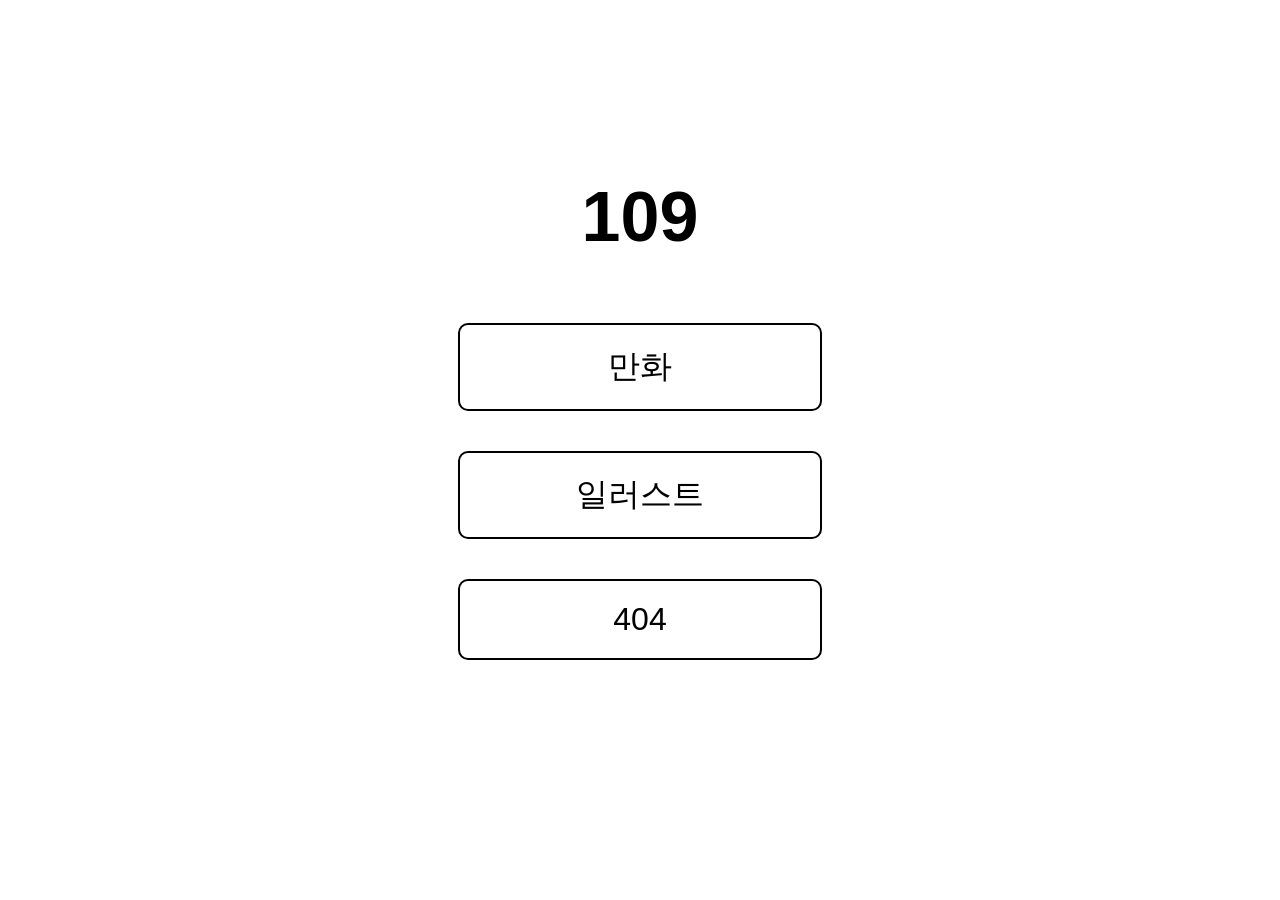
<file: index.html>
<!DOCTYPE html>
<html lang="ko">
<head>
<meta charset="UTF-8">
<title>109</title>
<link rel="stylesheet" href="style.css">
</head>
<body>

<div class="center-container">

<h1>109</h1>

<a href="comic.html" class="subtitle-btn">만화</a>

<a href="illustration.html" class="subtitle-btn">일러스트</a>

<a href="404.html" class="subtitle-btn">404</a>

</div>

</body>
</html>
</file>
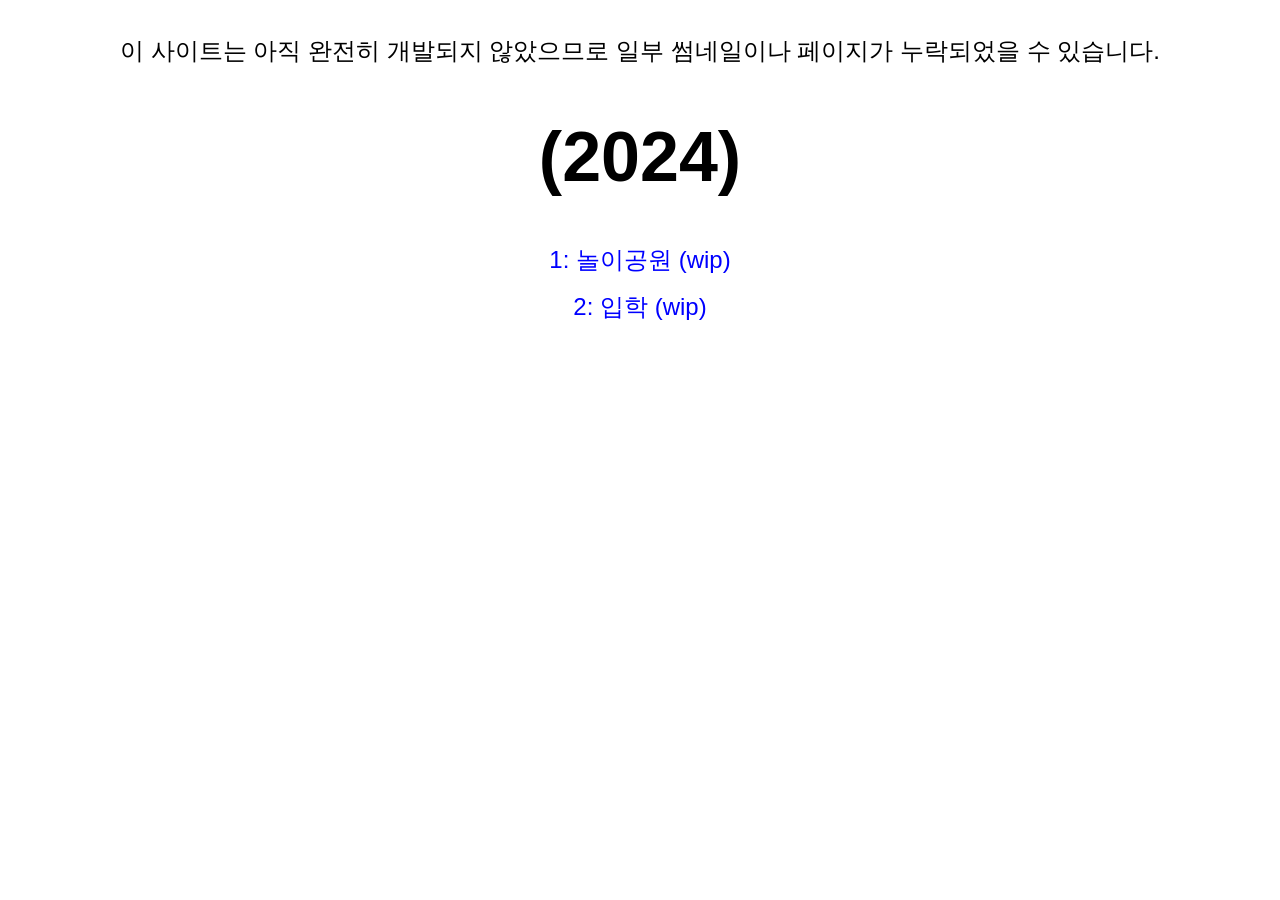
<file: comic.html>
<!DOCTYPE html>
<html lang="ko">
<head>
<meta charset="UTF-8">
<title>만화</title>
<link rel="stylesheet" href="style.css">
</head>
<body class="page-center">

<div class="notice">
이 사이트는 아직 완전히 개발되지 않았으므로 일부 썸네일이나 페이지가 누락되었을 수 있습니다.
</div>

<h1>(2024)</h1>

<a href="milo1.html" class="comic-link">1: 놀이공원 (wip)</a>

<a href="milo2.html" class="comic-link">2: 입학 (wip)</a>

</body>
</html>
</file>
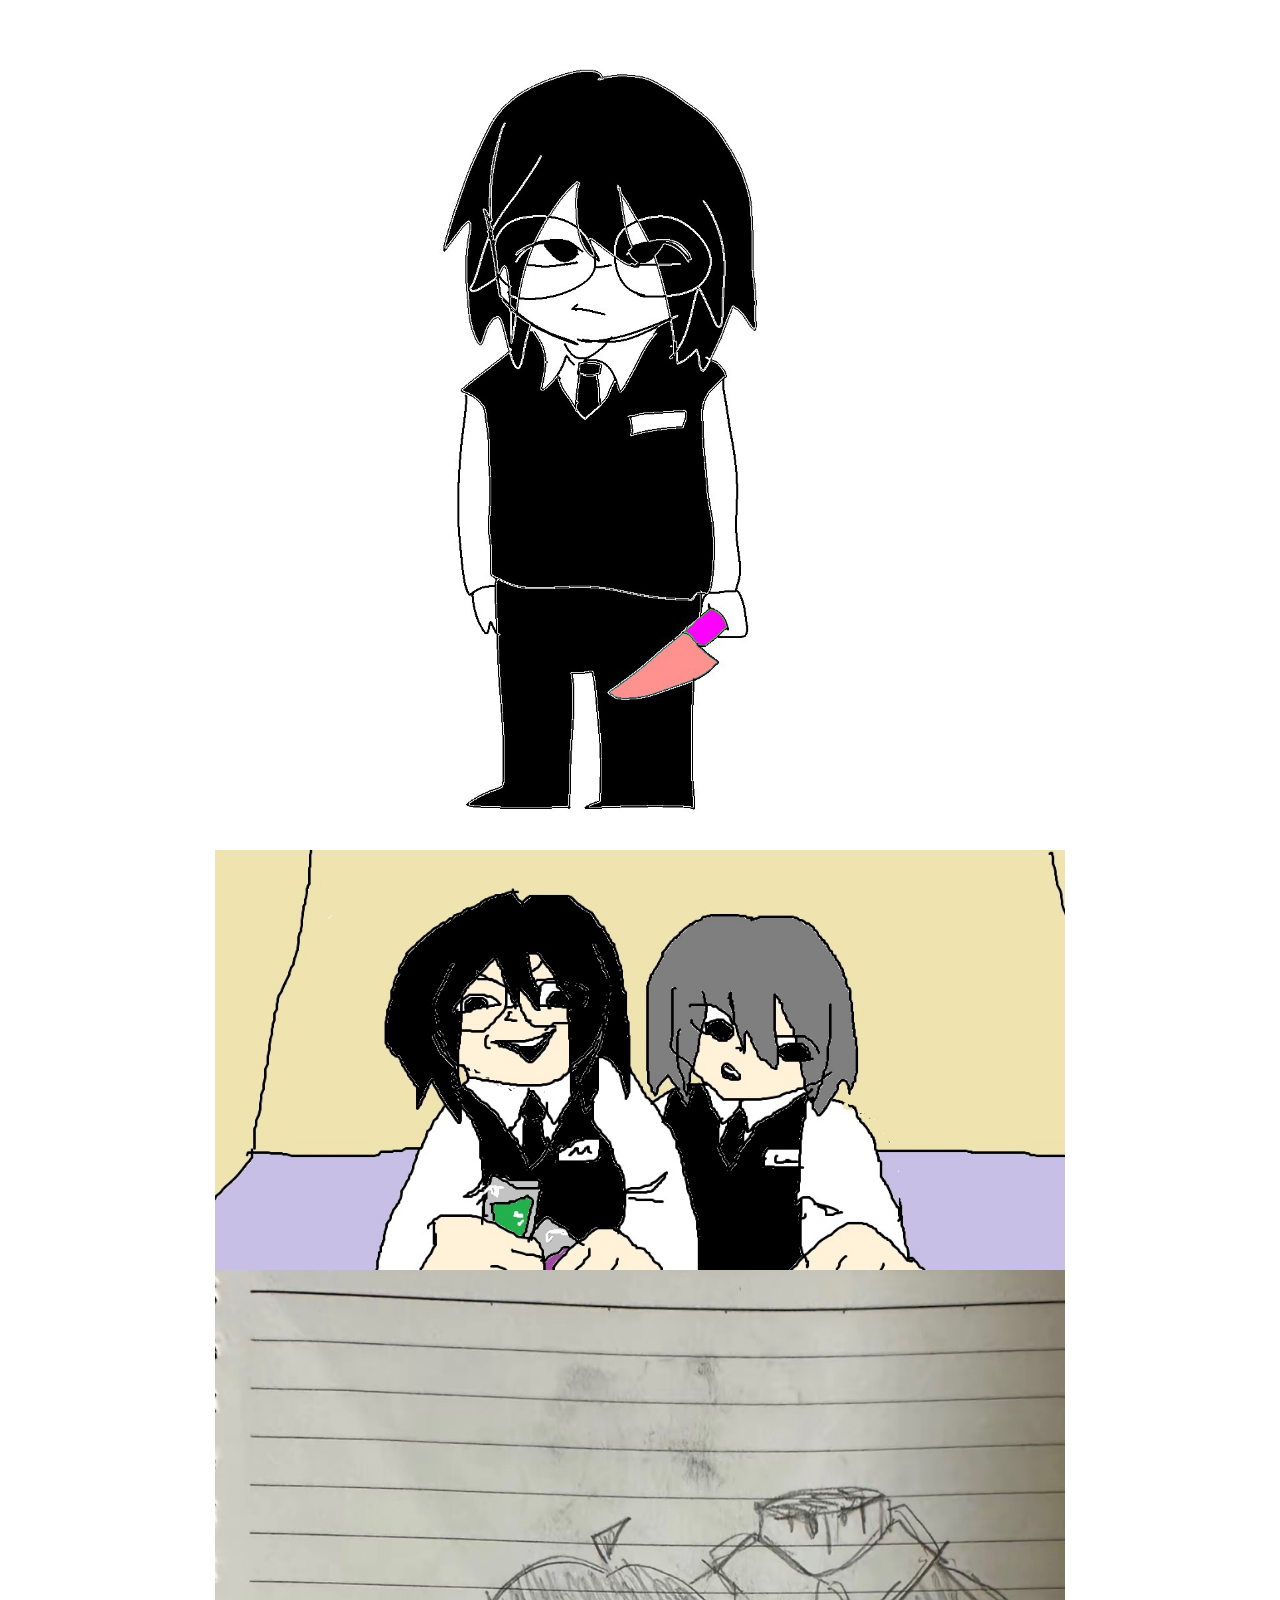
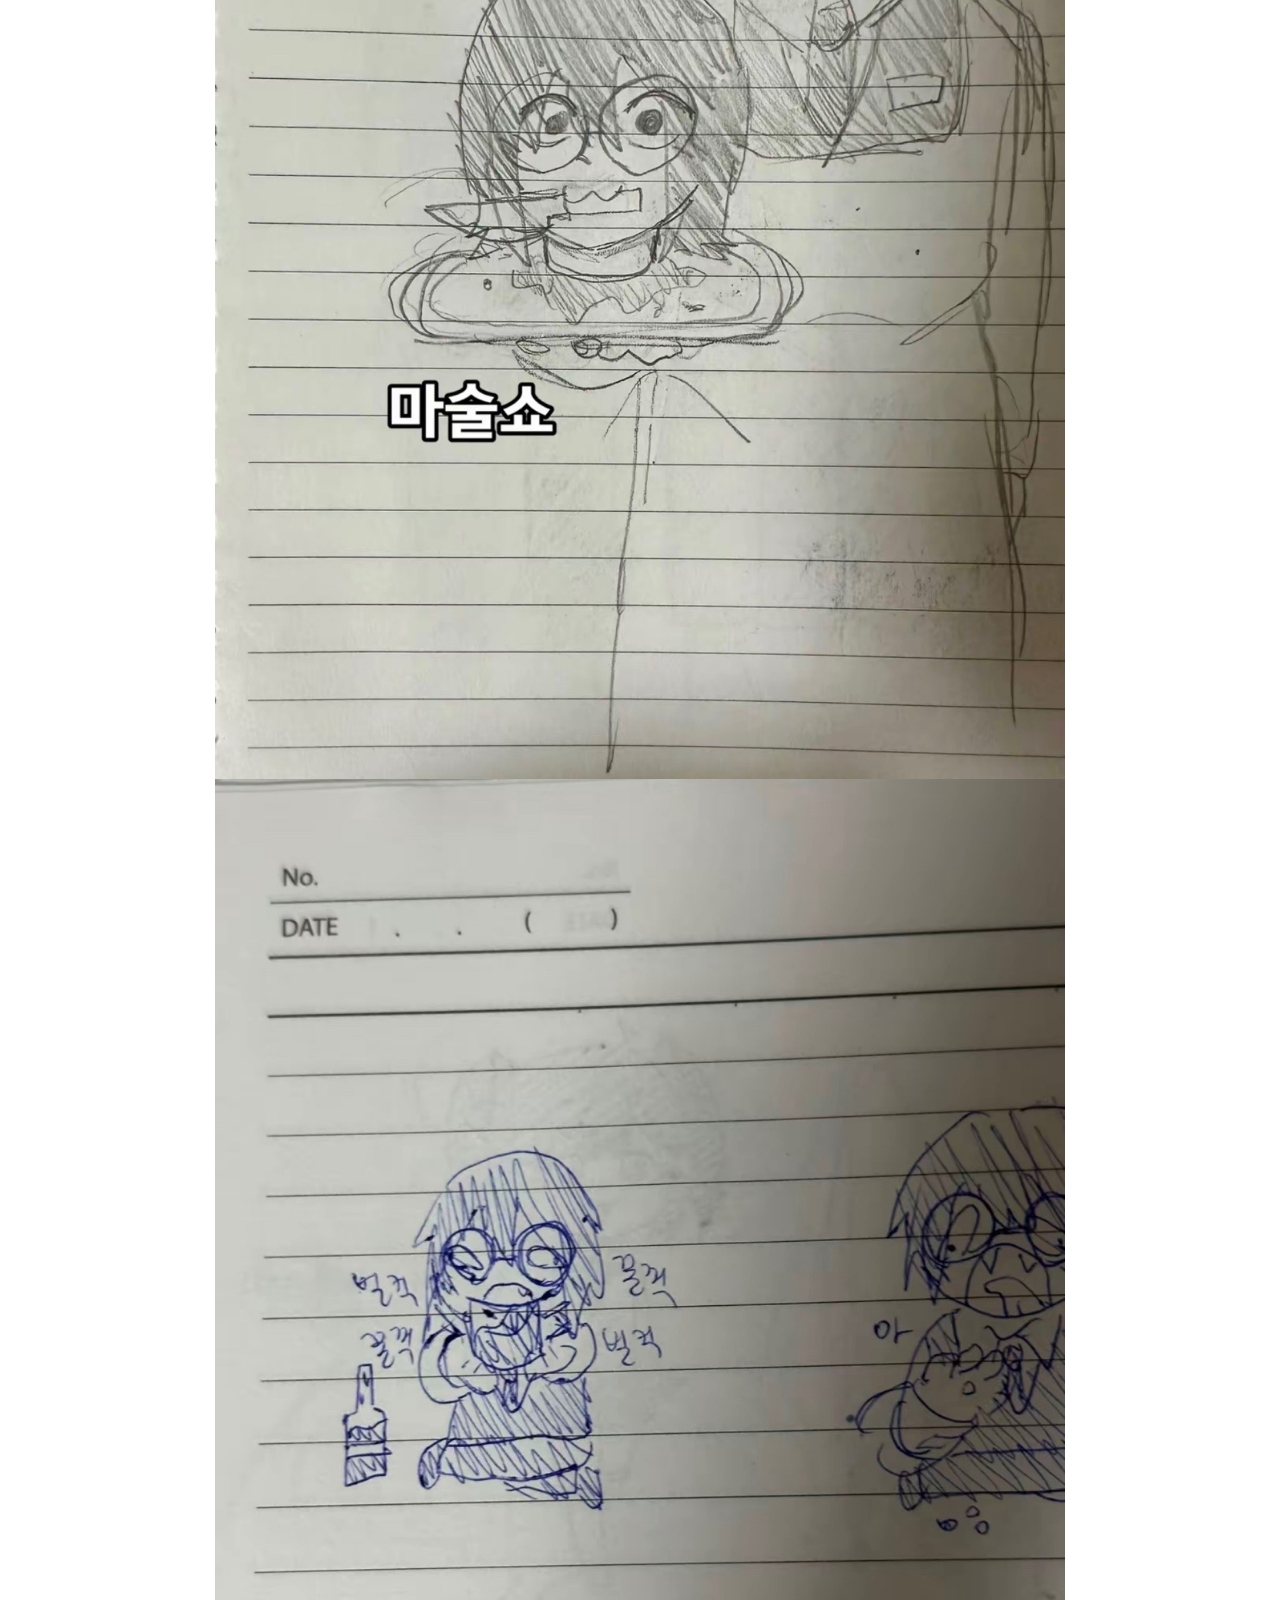
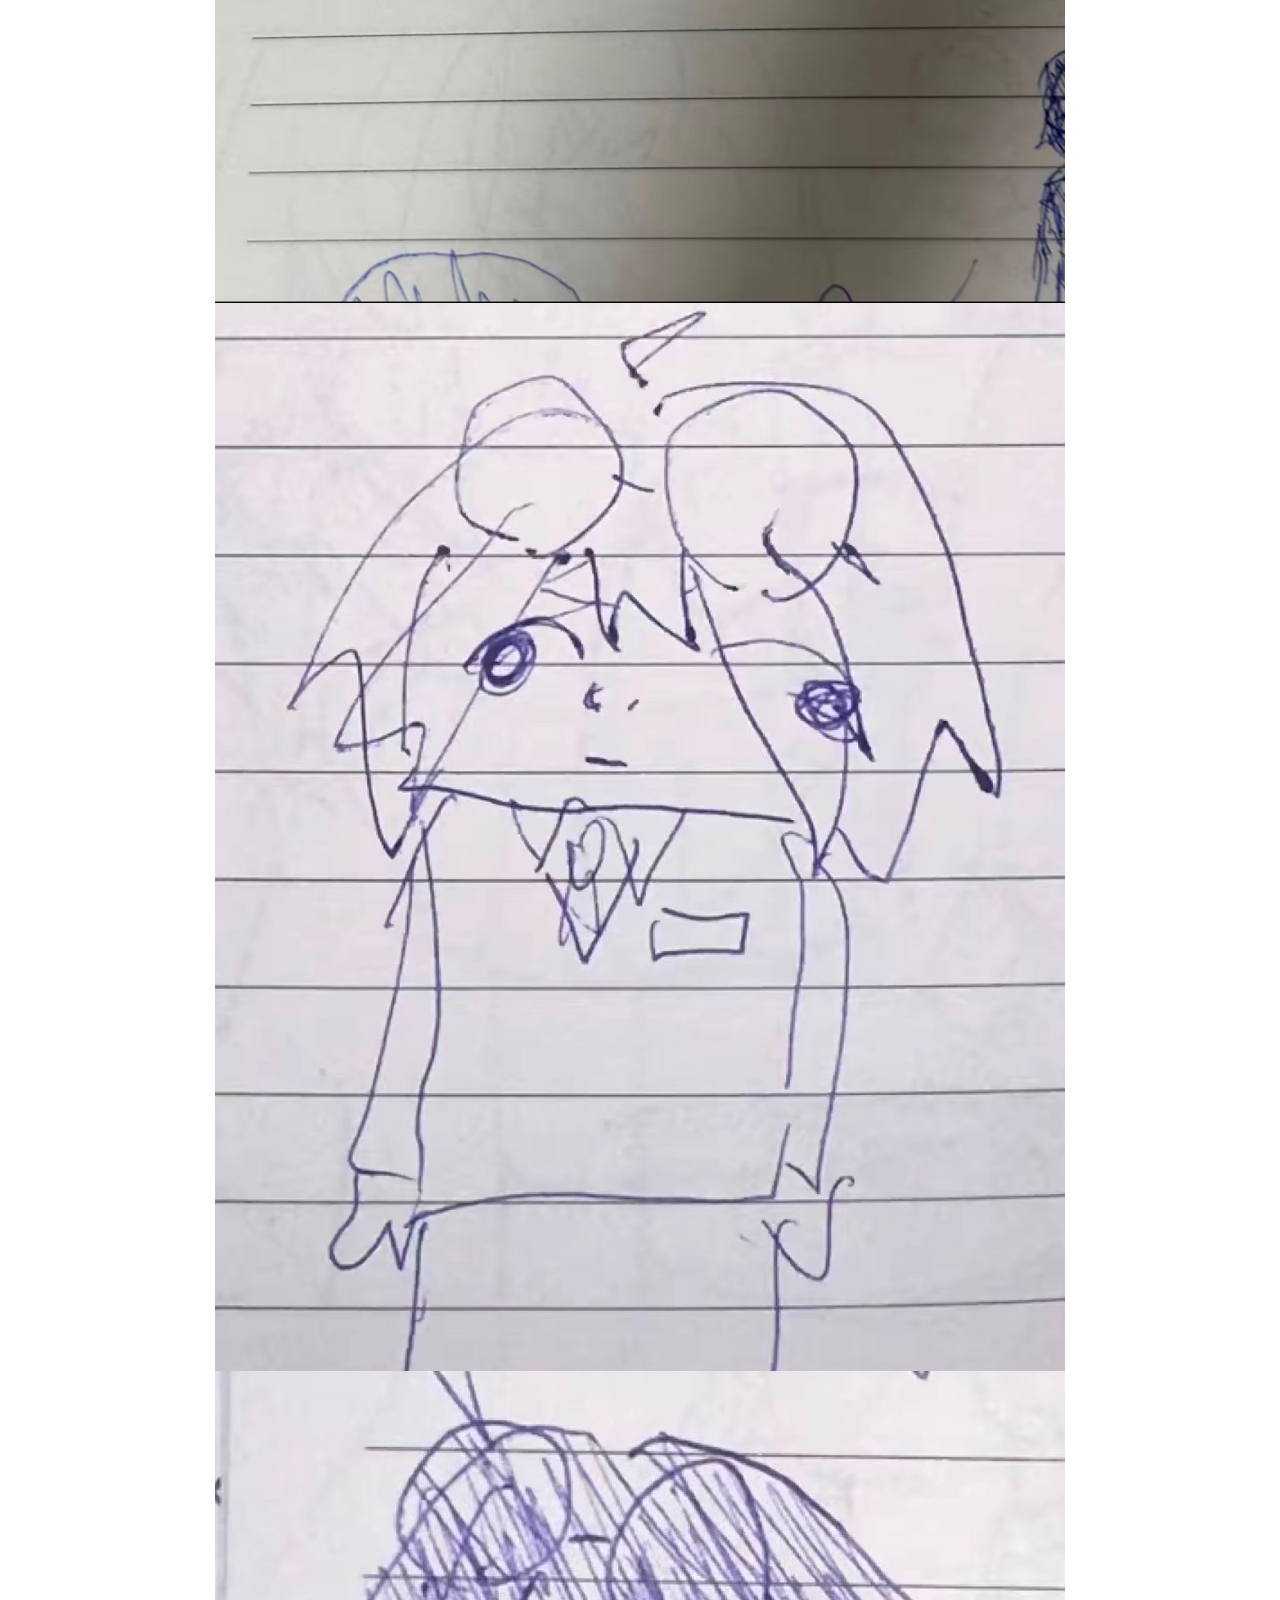
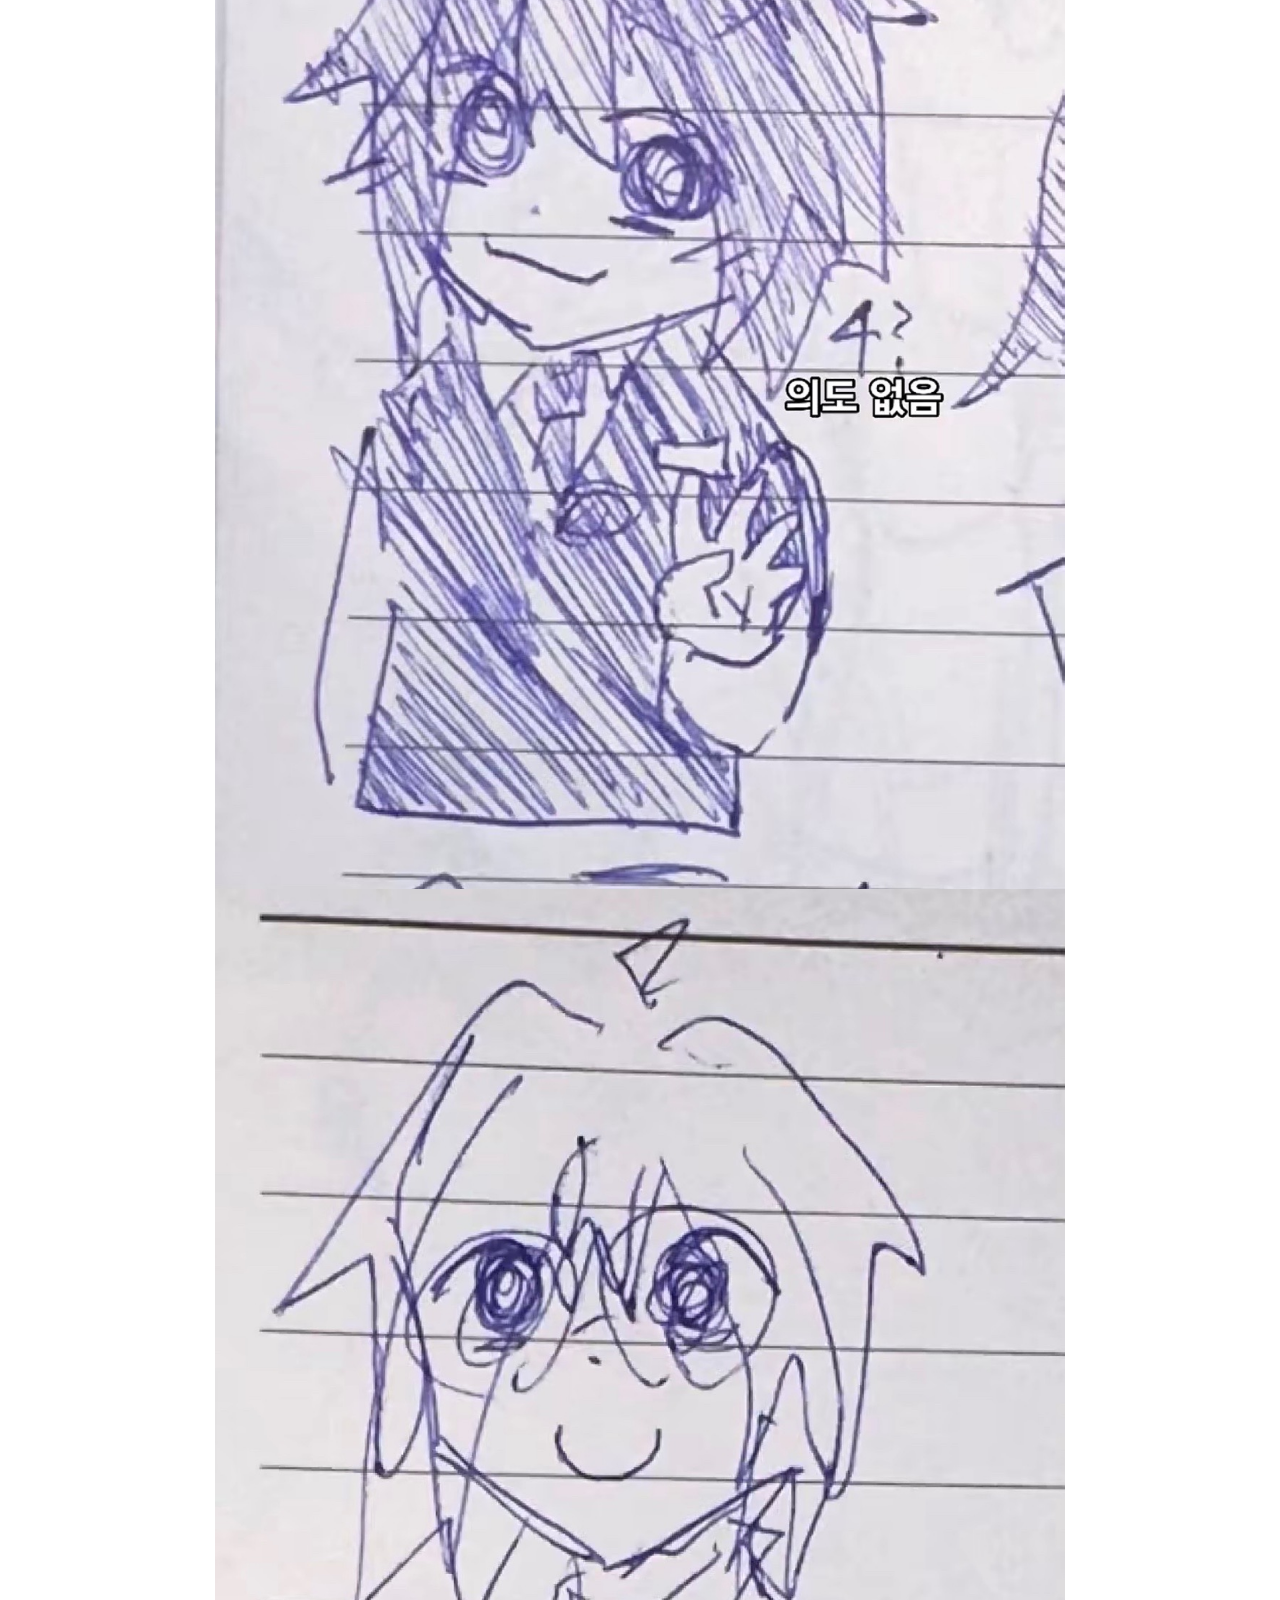
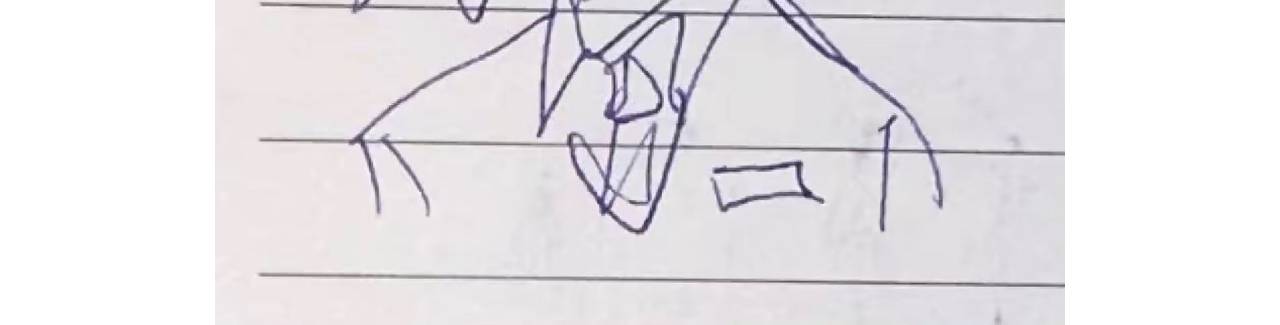
<file: illustration.html>
<!DOCTYPE html>
<html lang="ko">
<head>
    <meta charset="UTF-8">
    <title>일러스트</title>
    <link rel="stylesheet" href="style.css">
</head>
<body class="comic-page">

<img src="images/illustration/illustration.jpg">
<img src="images/illustration/illustration7.jpg">
<img src="images/illustration/illustration2.jpg">
<img src="images/illustration/illustration3.jpg">
<img src="images/illustration/illustration4.jpg">
<img src="images/illustration/illustration5.jpg">
<img src="images/illustration/illustration6.jpg">
    
</body>
</html>
</file>
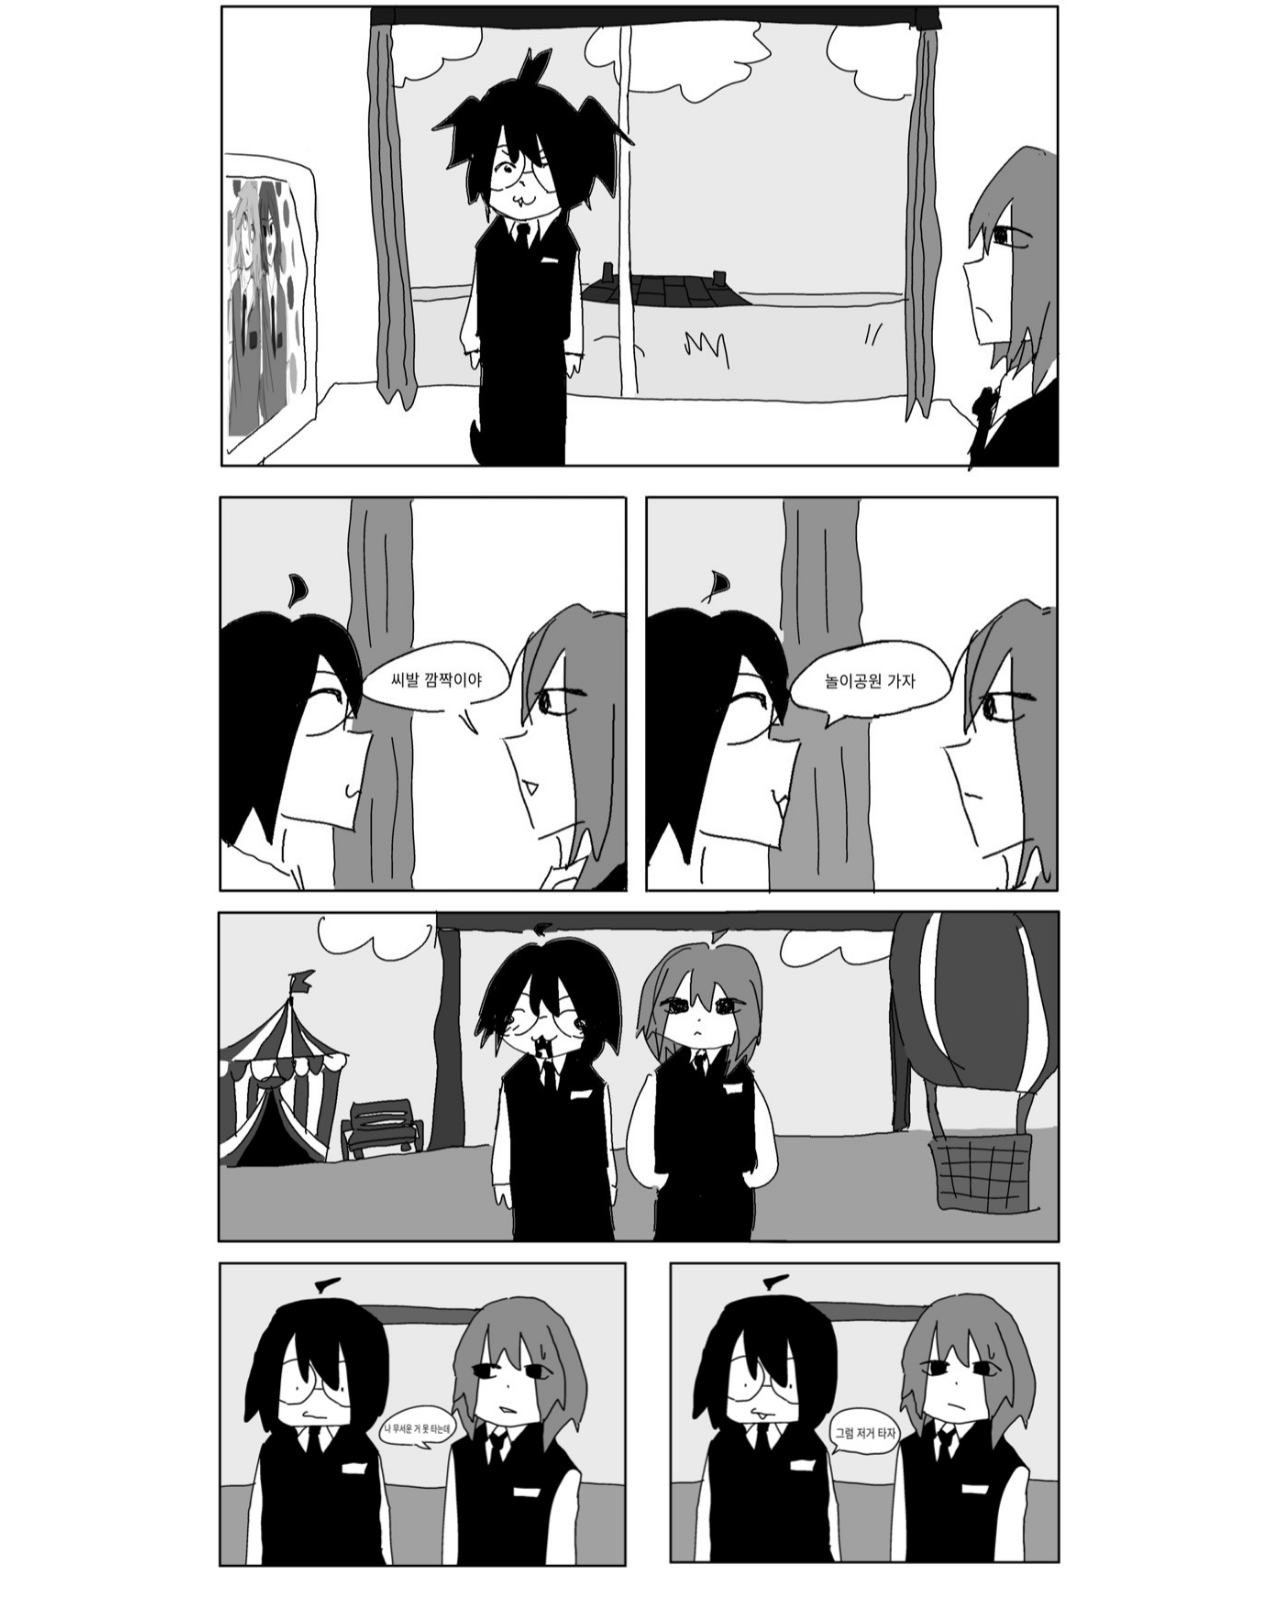
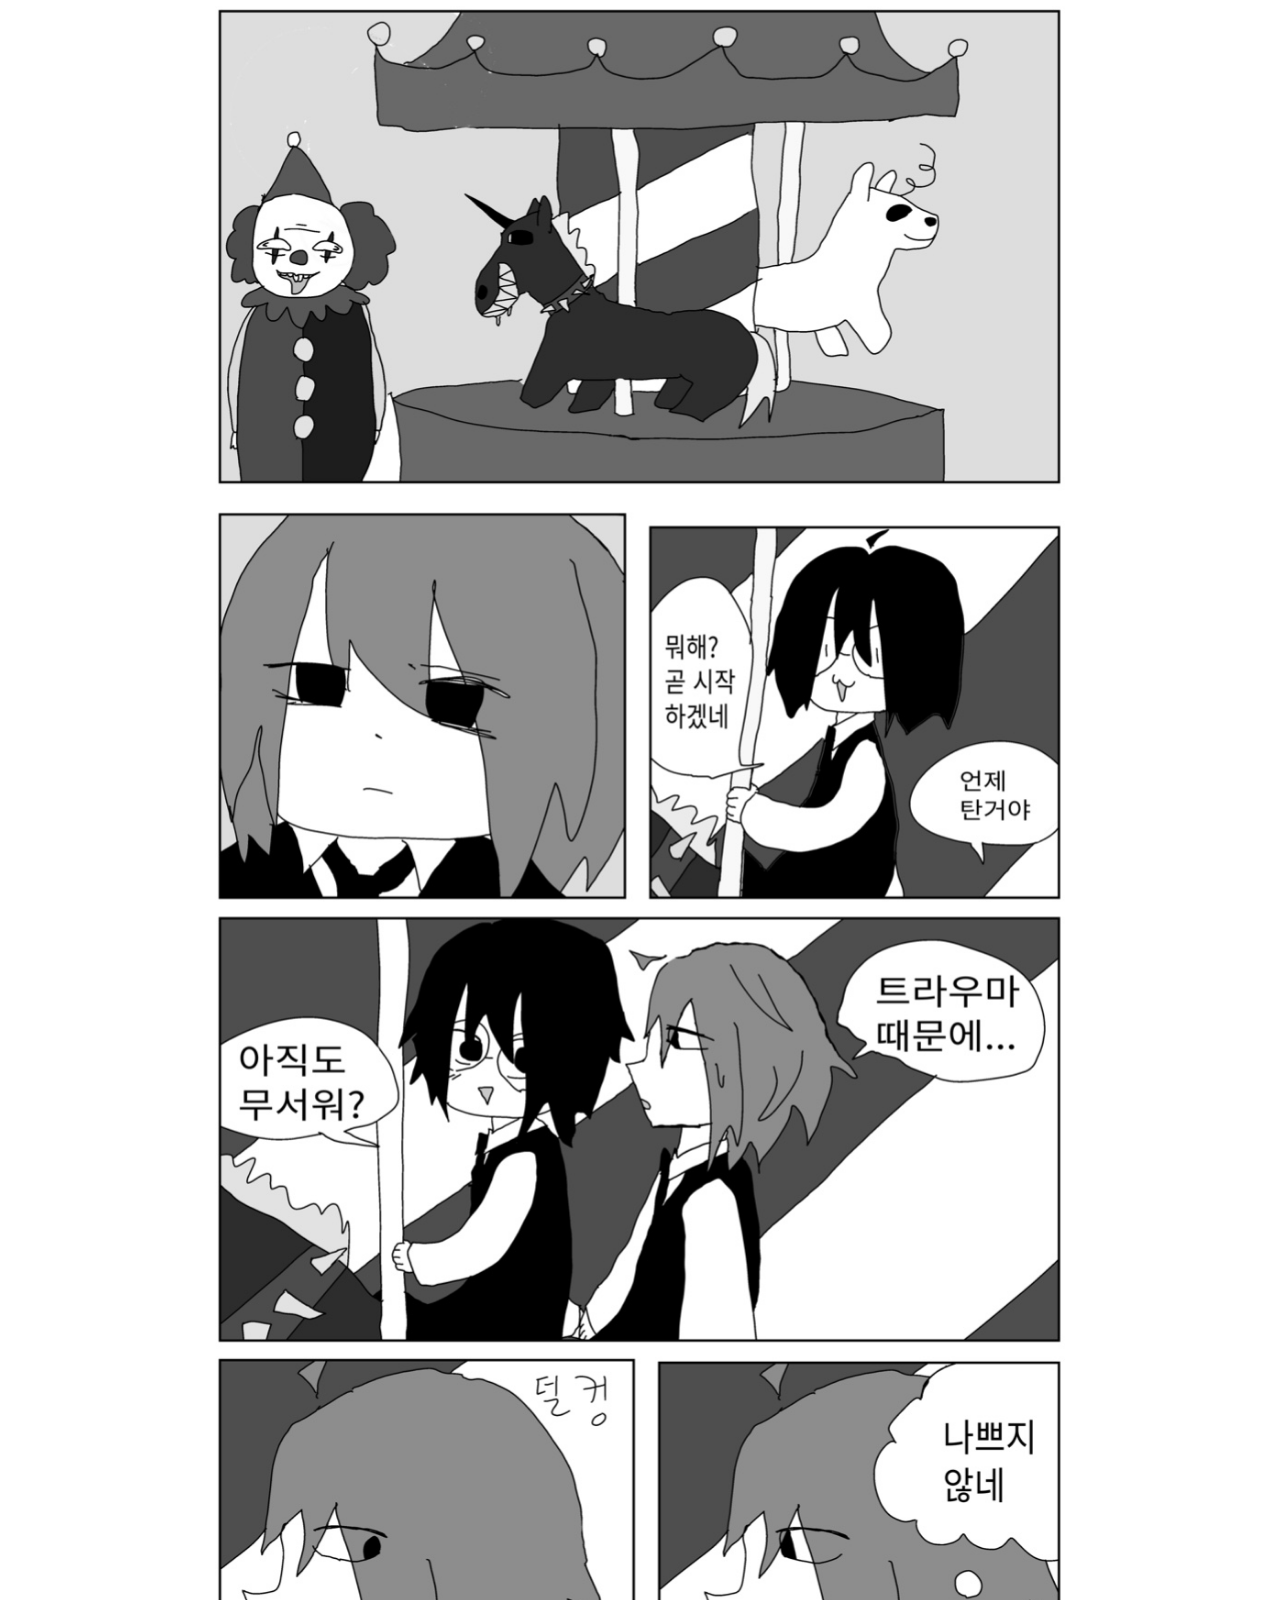
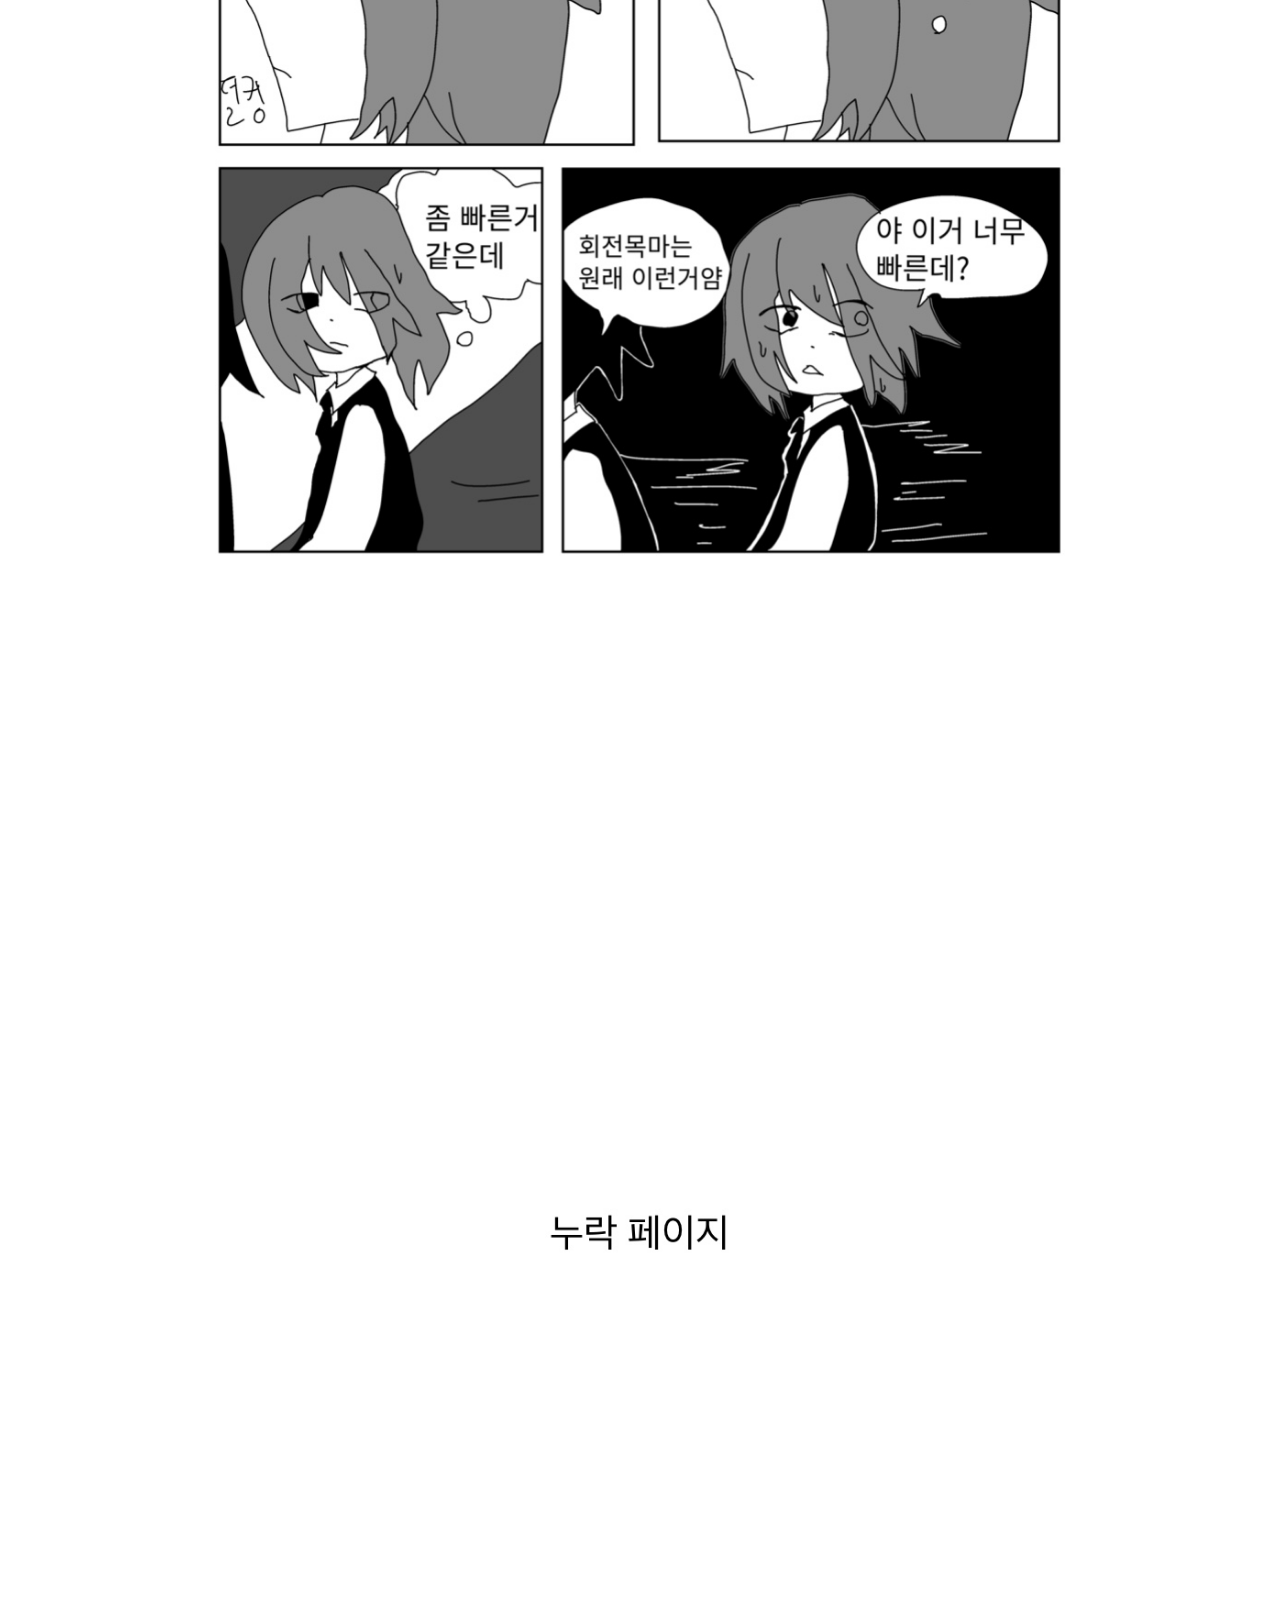
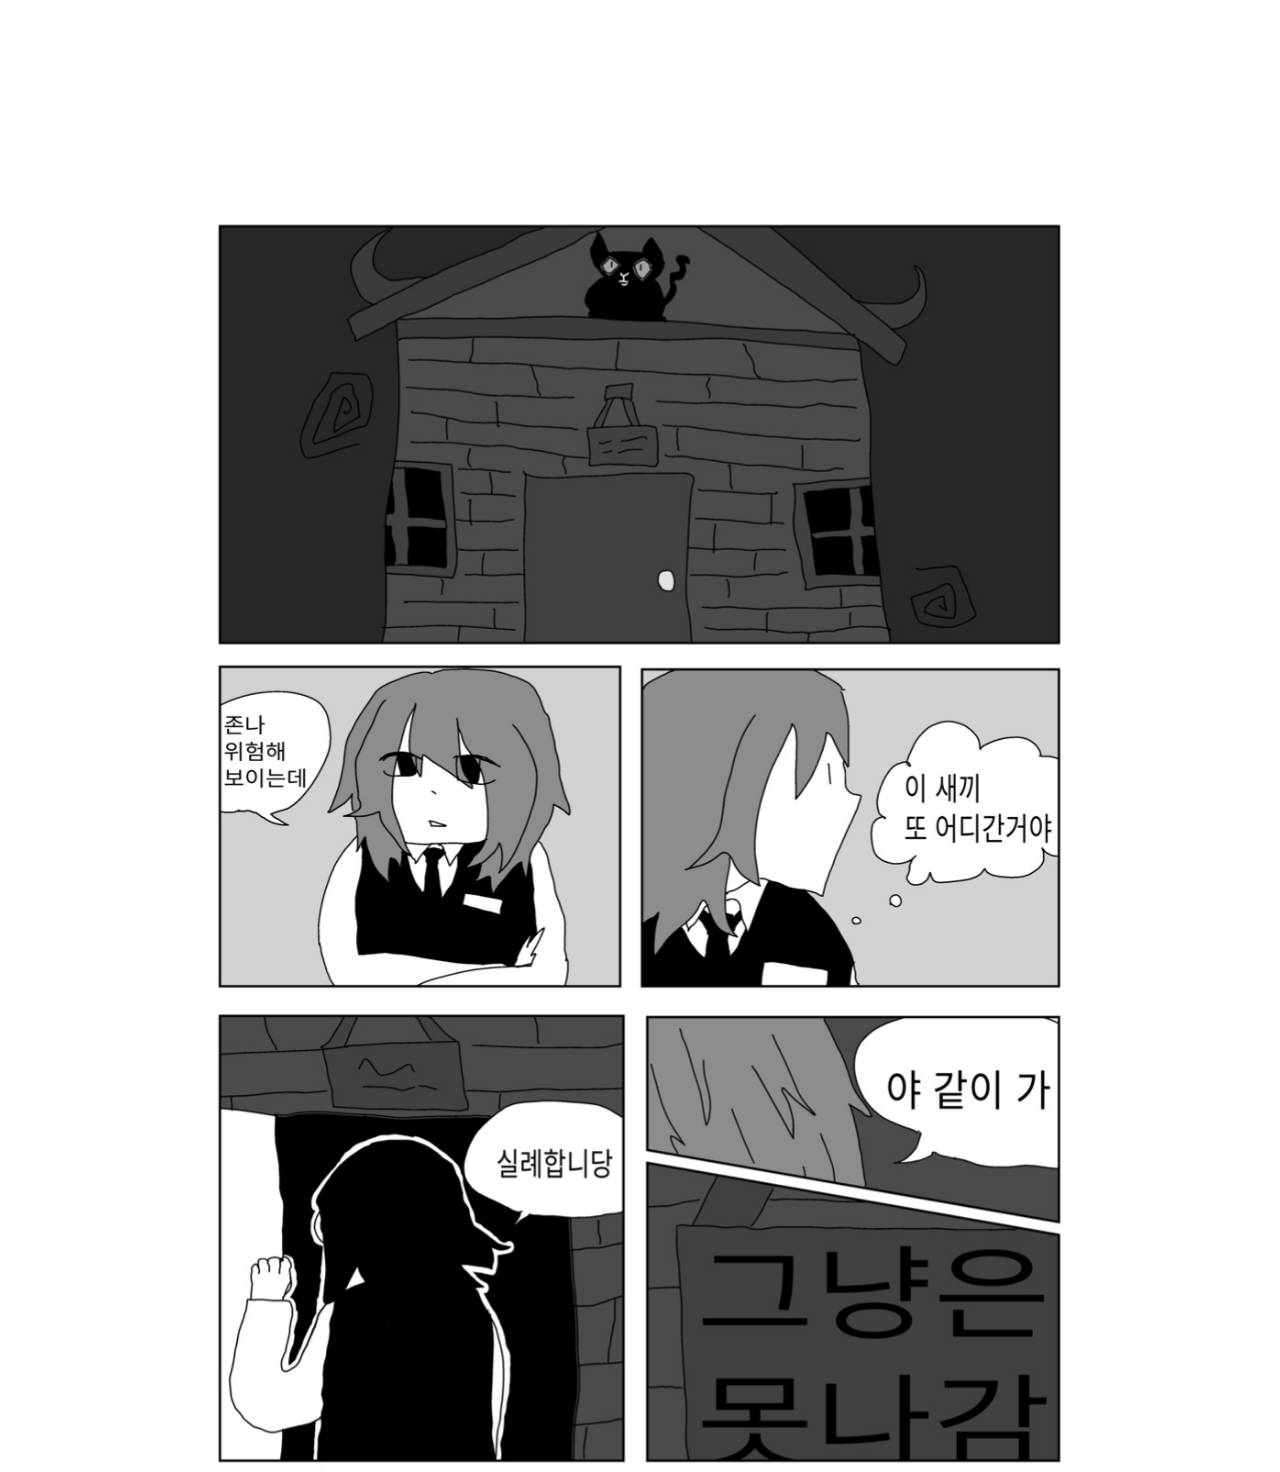
<file: milo1.html>
<!DOCTYPE html>
<html lang="ko">
<head>
<meta charset="UTF-8">
<title>놀이공원</title>
<link rel="stylesheet" href="style.css">
</head>
<body class="comic-page">

<img src="images/milo1/ang_1.jpg">
<img src="images/milo1/ang_2.jpg">
<img src="images/milo1/ang_3.jpg">
<img src="images/milo1/ang_4.jpg">
<img src="images/milo1/ang_5.jpg">

</body>
</html>
</file>
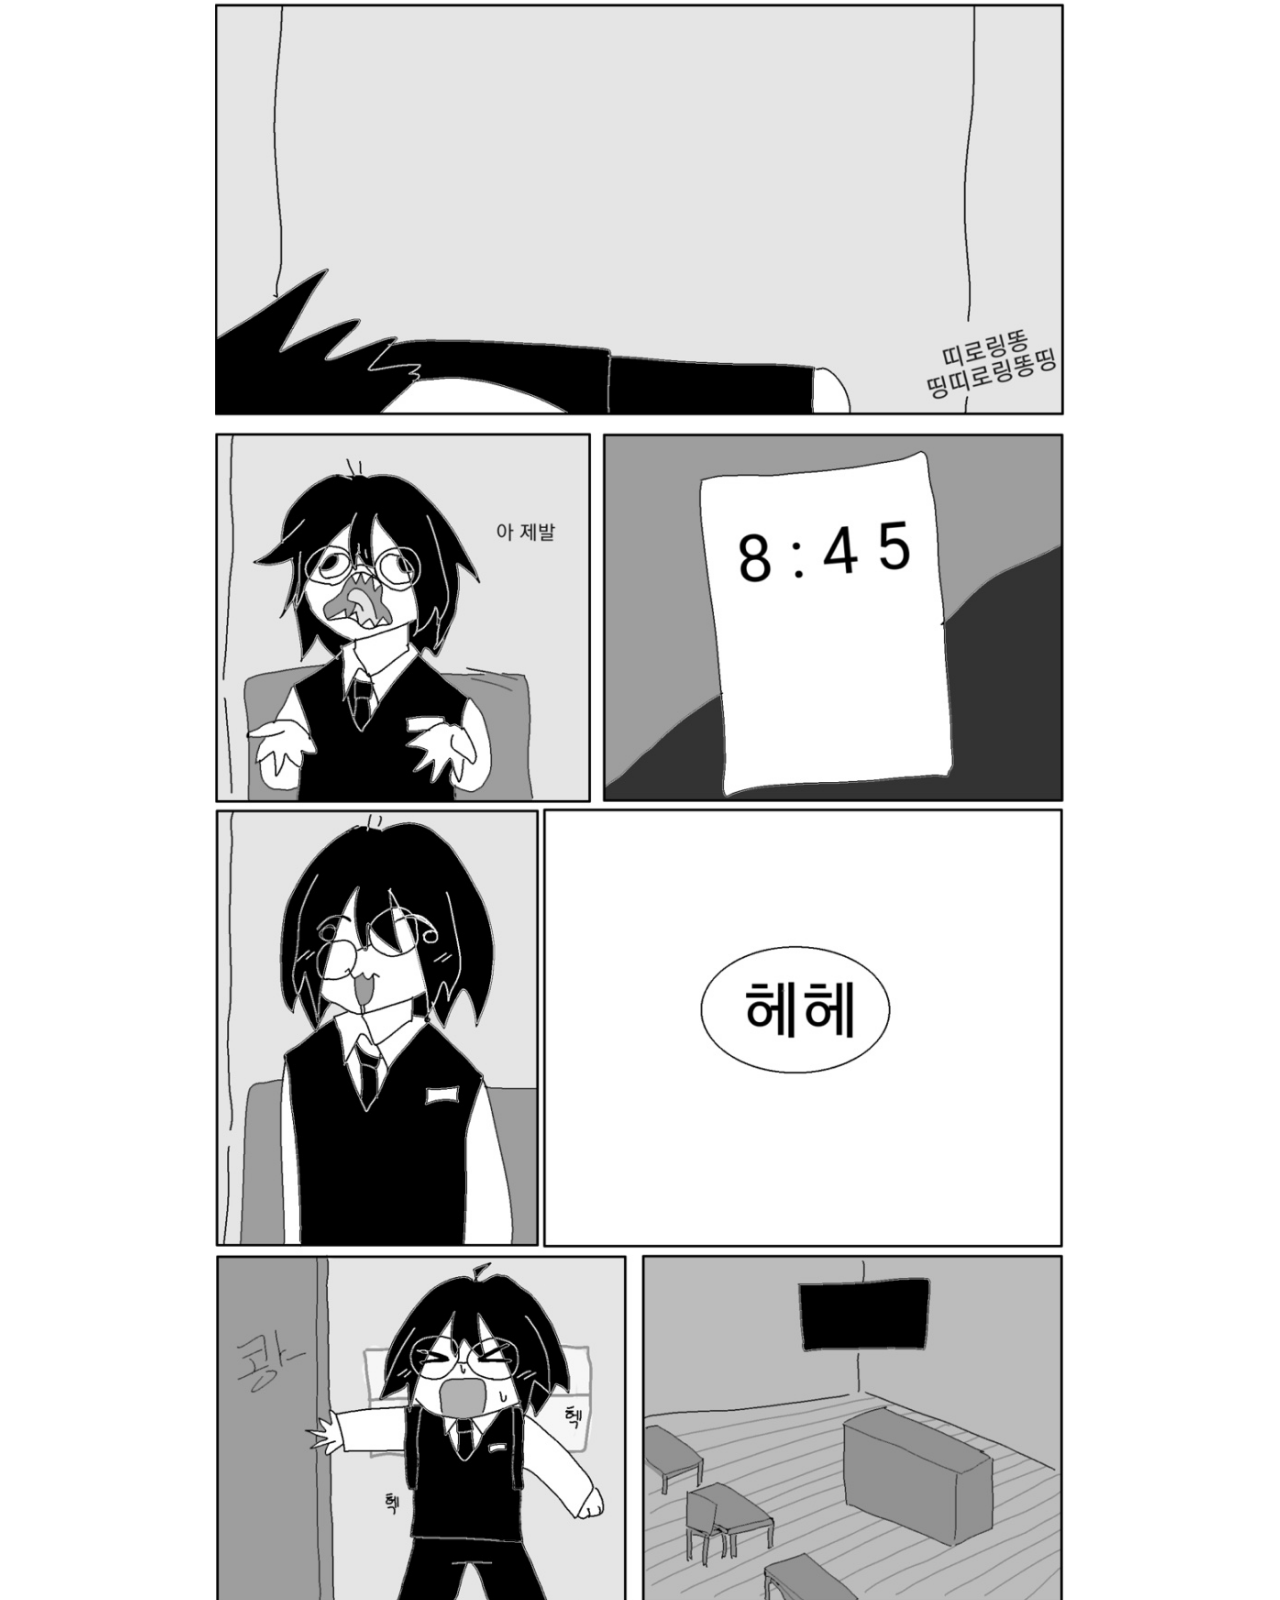
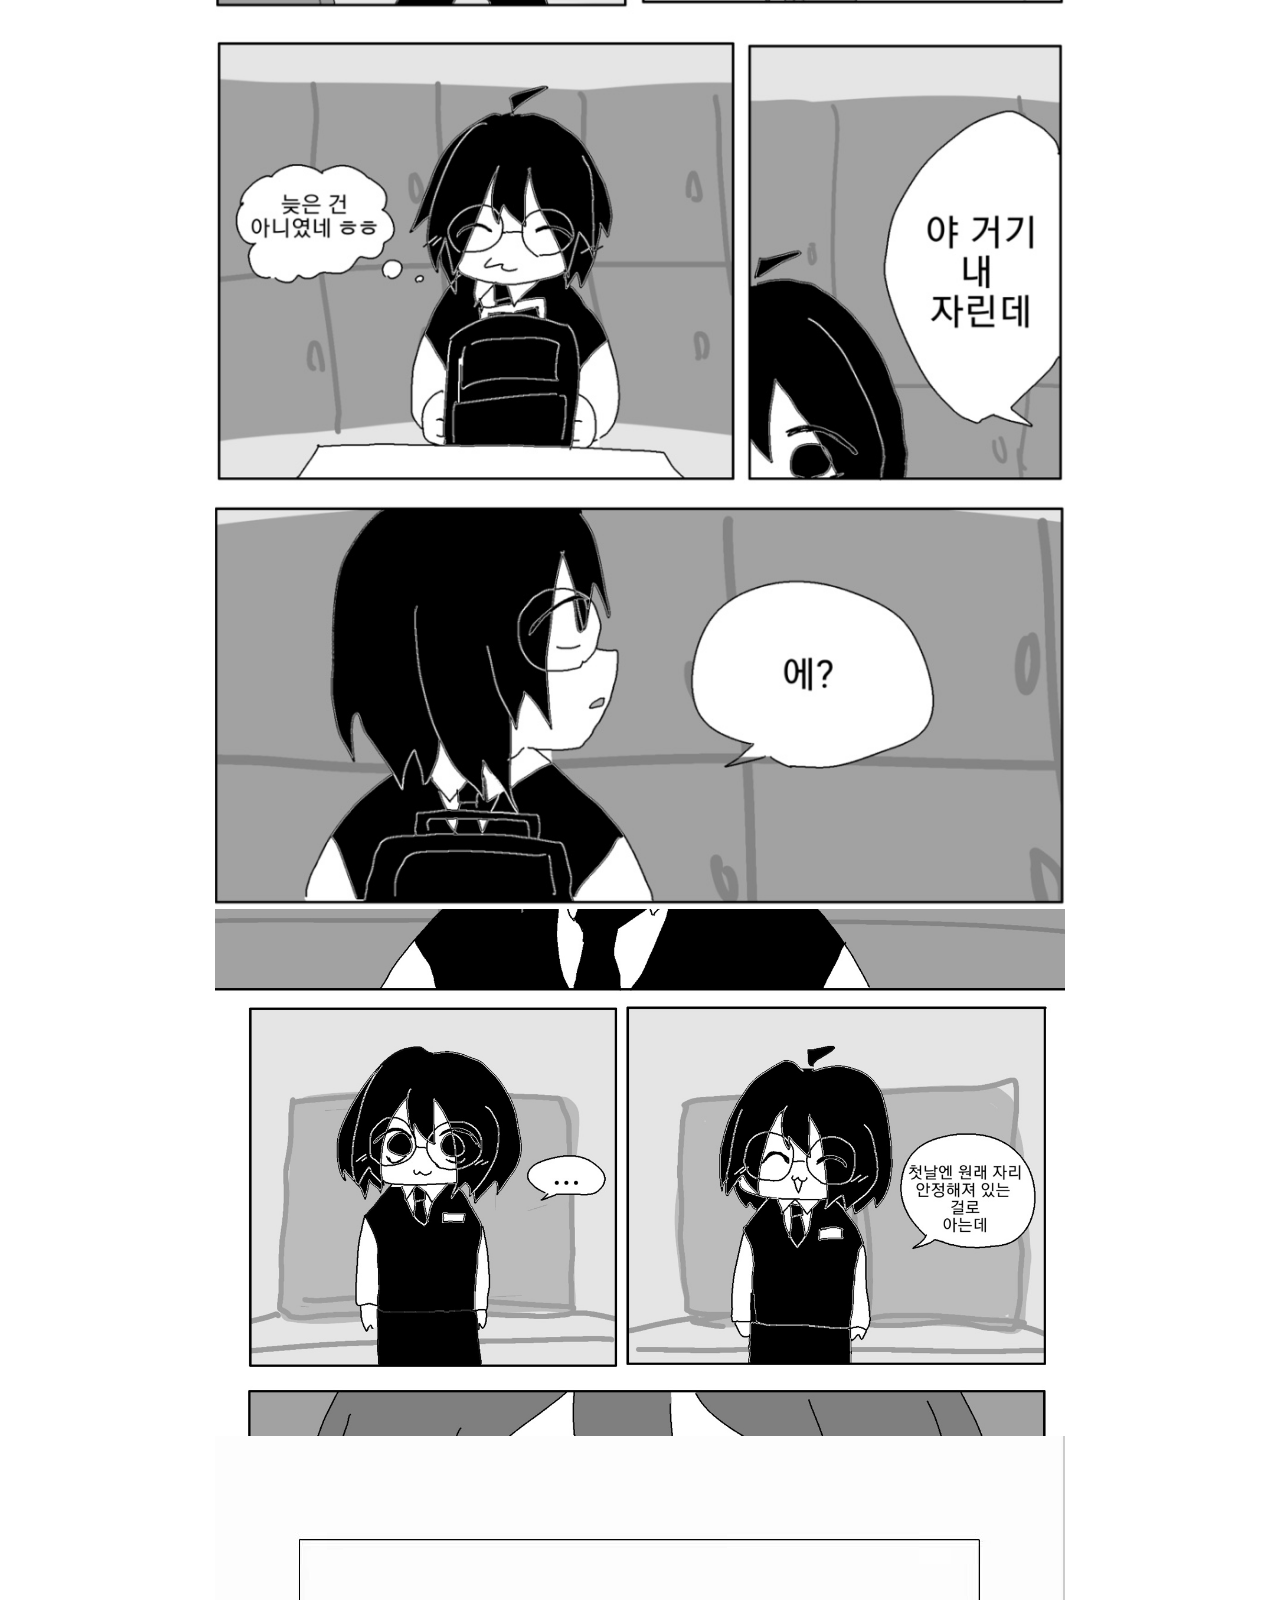
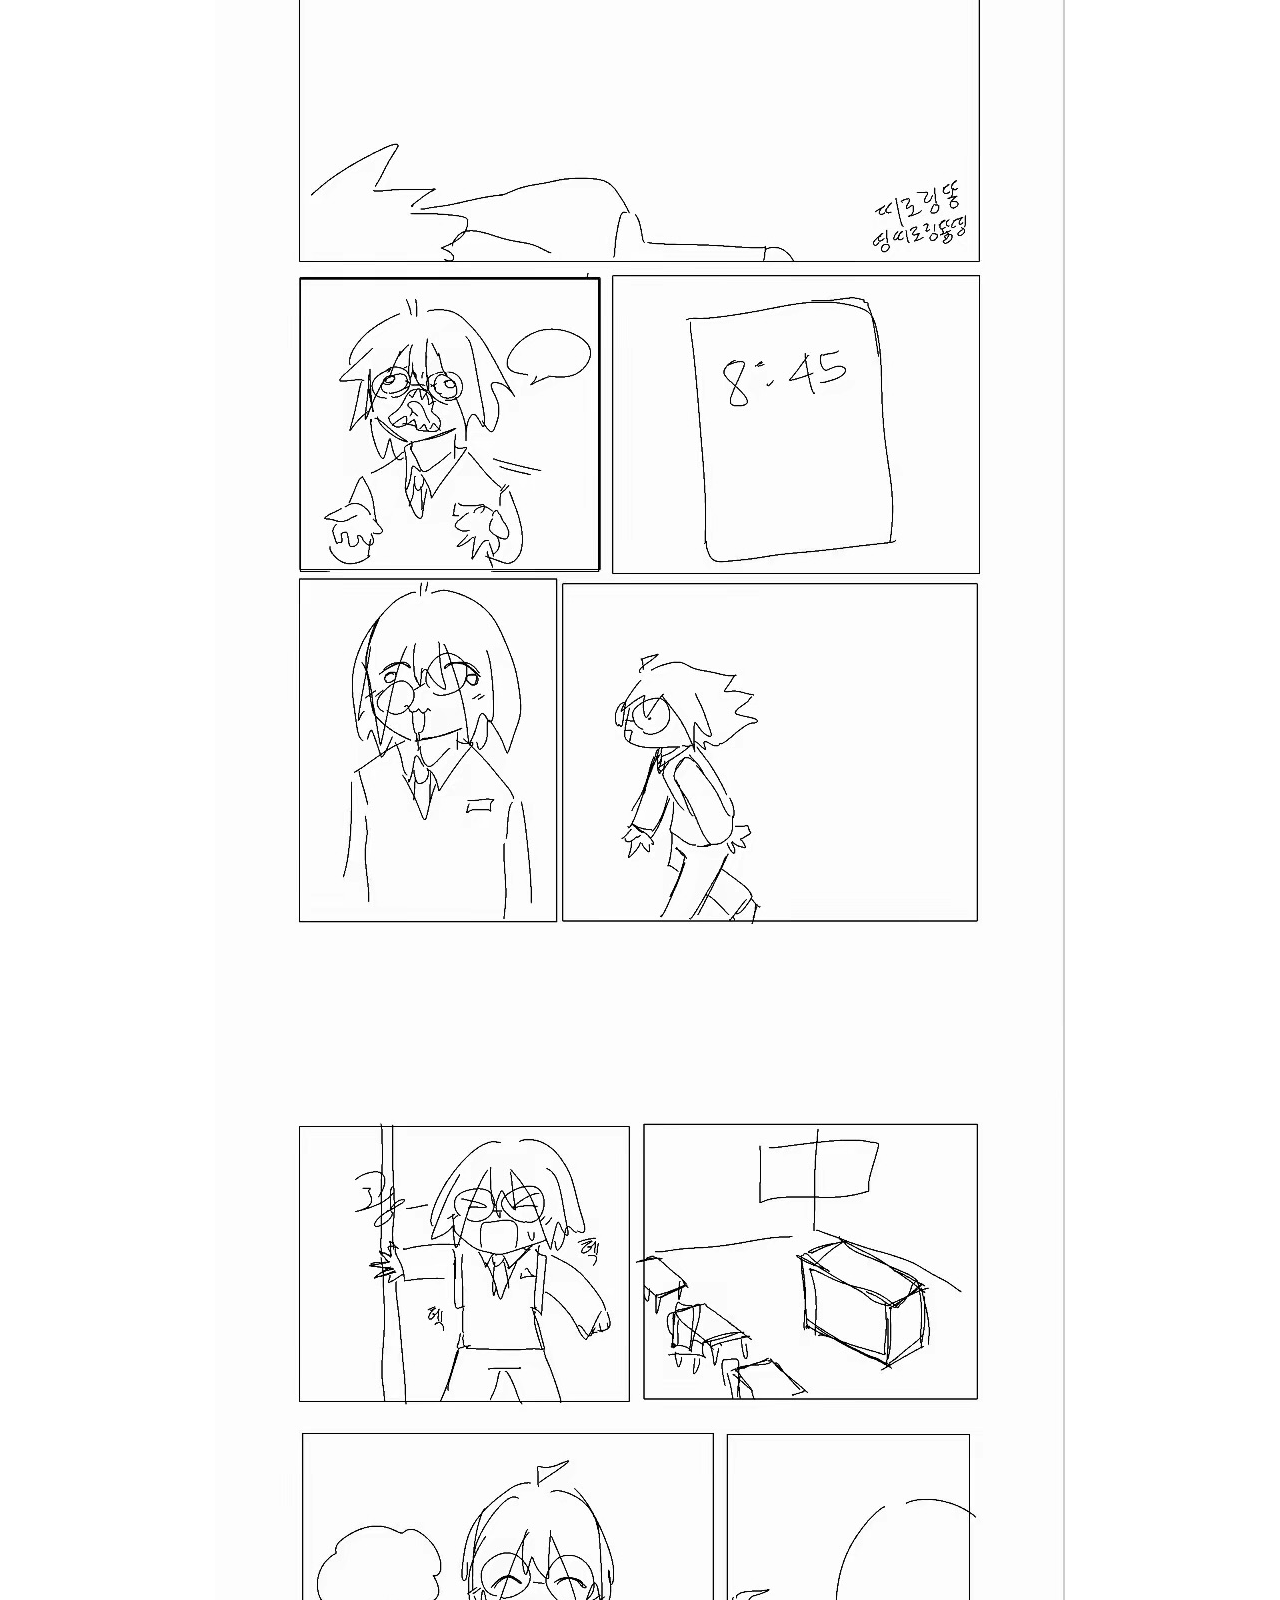
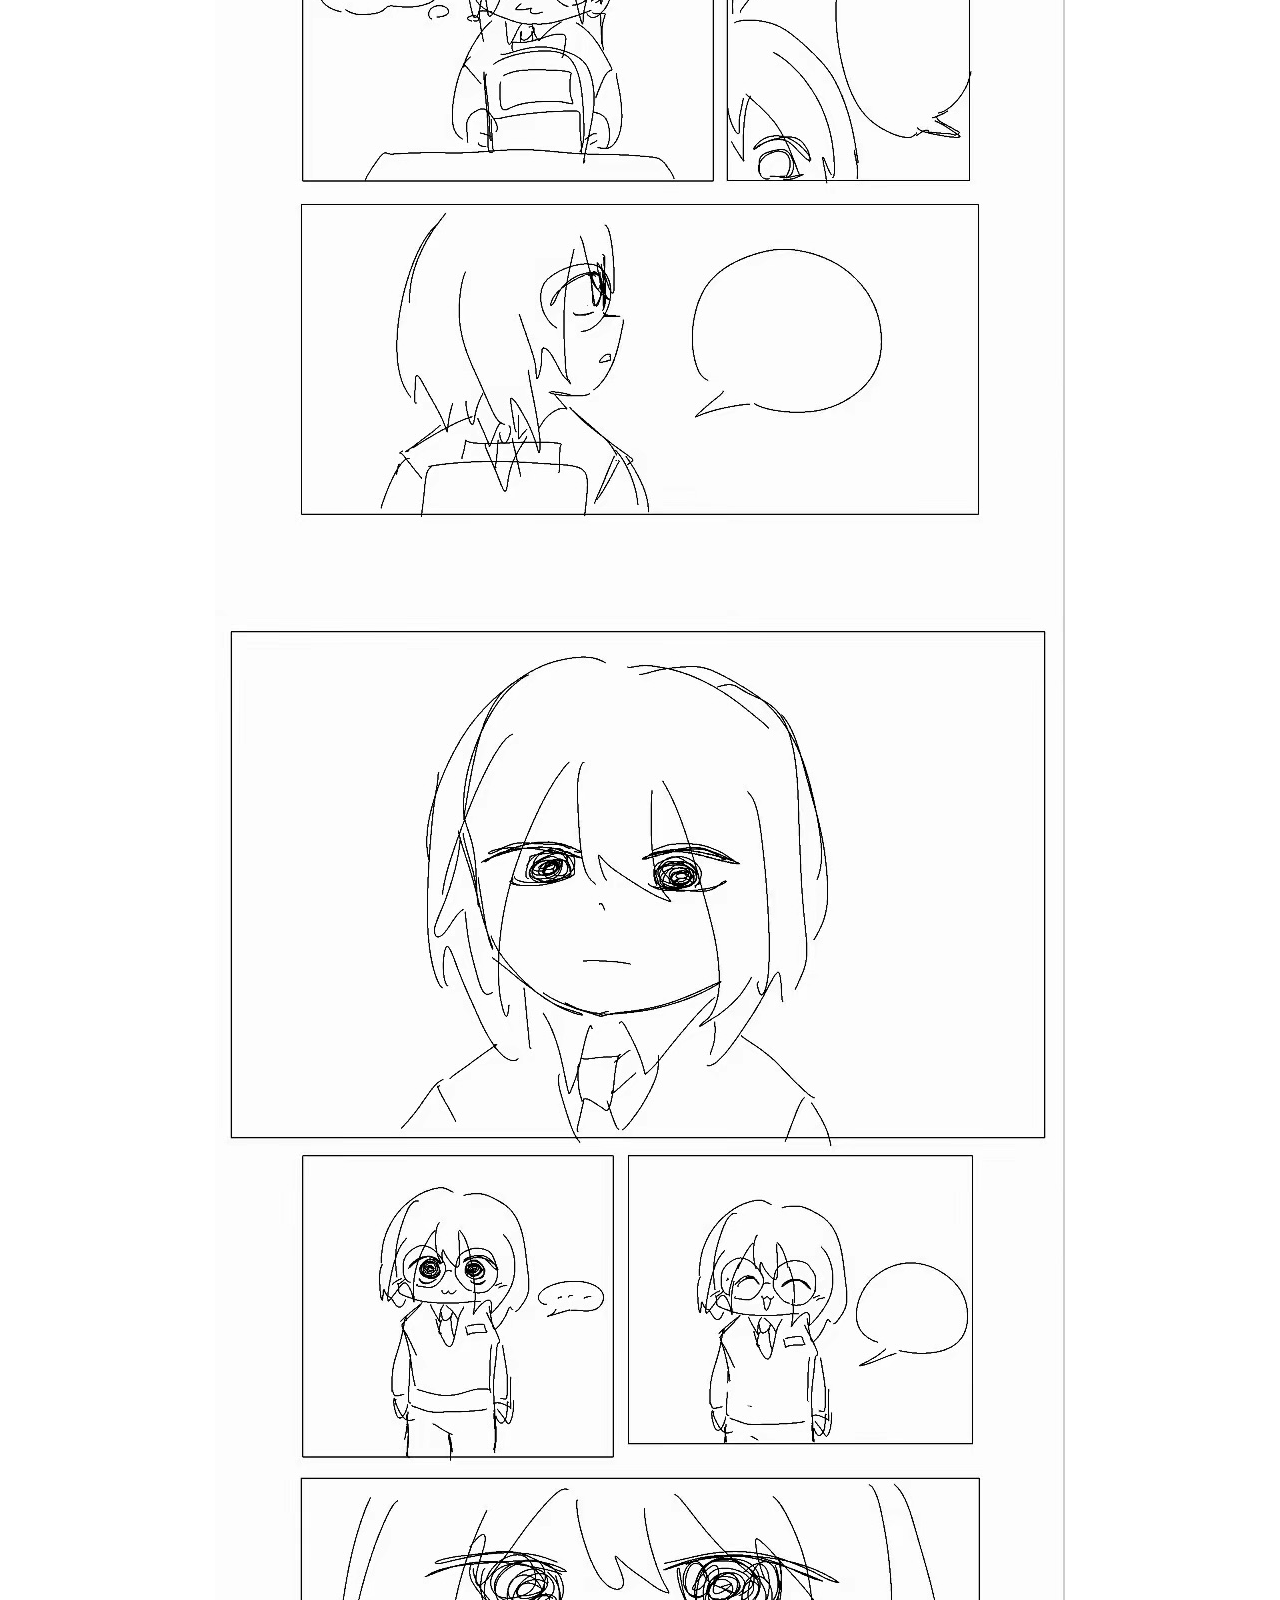
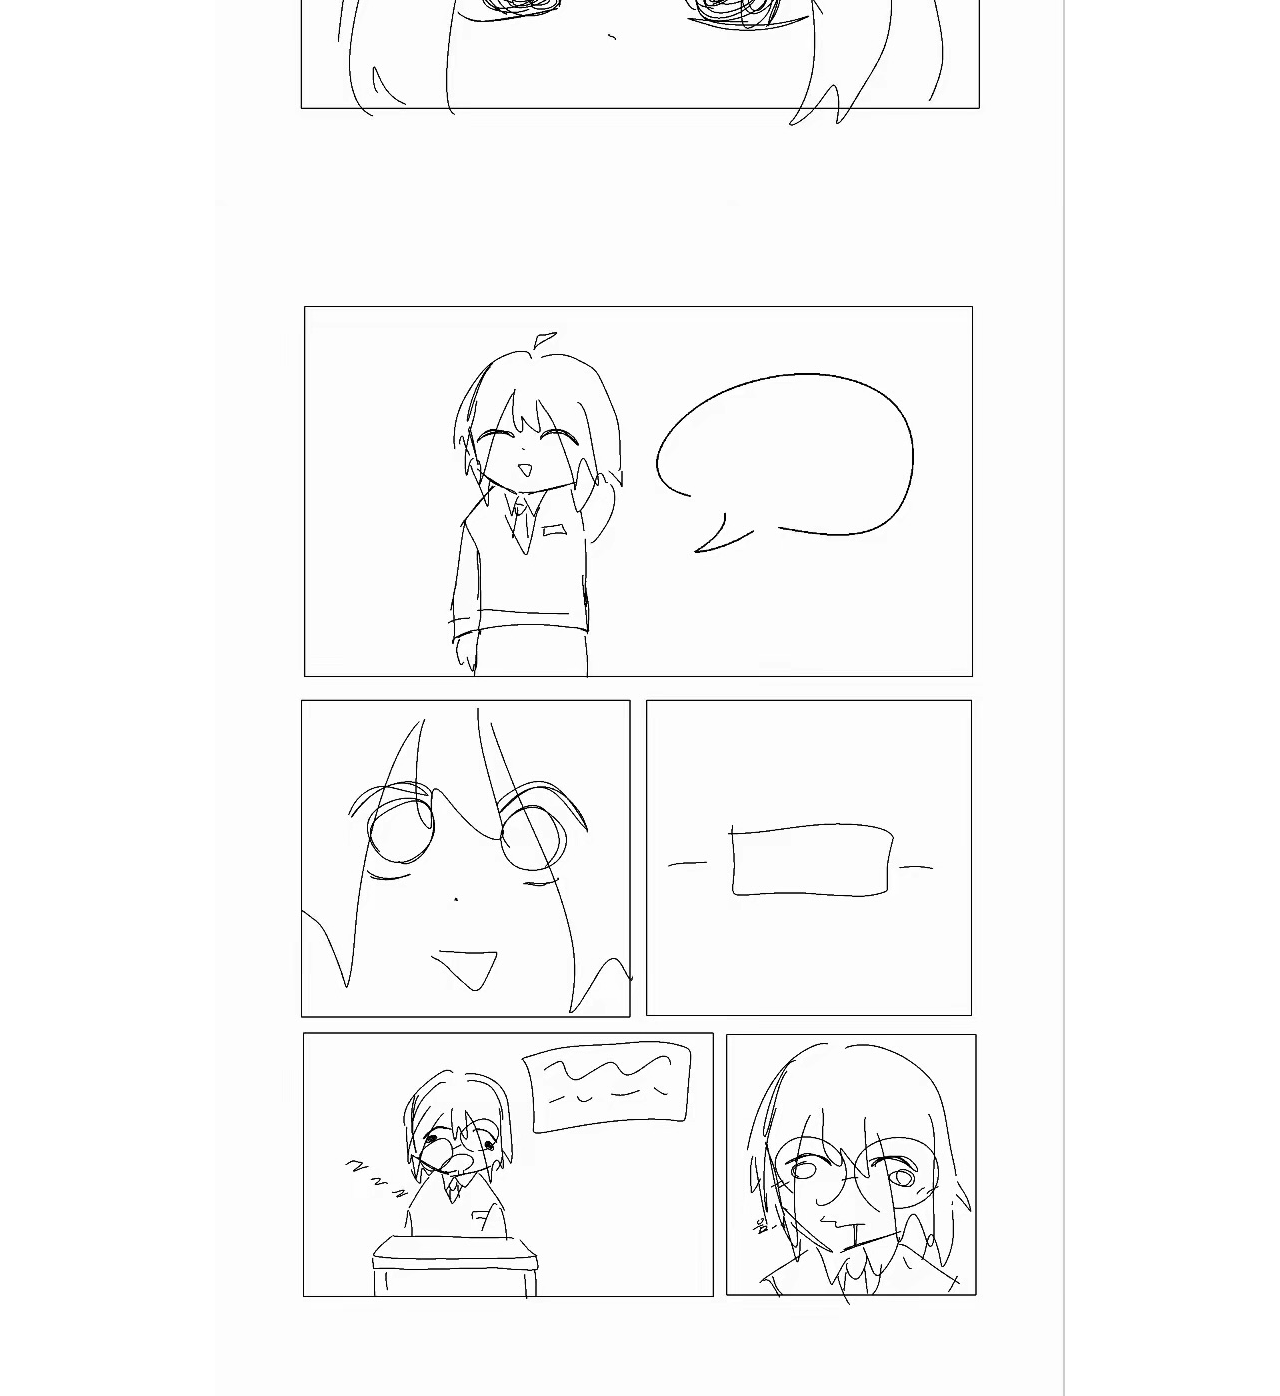
<file: milo2.html>
<!DOCTYPE html>
<html lang="ko">
<head>
<meta charset="UTF-8">
<title>입학</title>
<link rel="stylesheet" href="style.css">
</head>
<body class="comic-page">

<img src="images/milo2/schoolshooter_1.jpg">
<img src="images/milo2/schoolshooter_2.jpg">
<img src="images/milo2/schoolshooter_3.jpg">
<img src="images/milo2/schoolshooter_2-1.jpg">
<img src="images/milo2/schoolshooter_2-2.jpg">
<img src="images/milo2/schoolshooter_2-3.jpg">
<img src="images/milo2/schoolshooter_2-4.jpg">

</body>
</html>
</file>
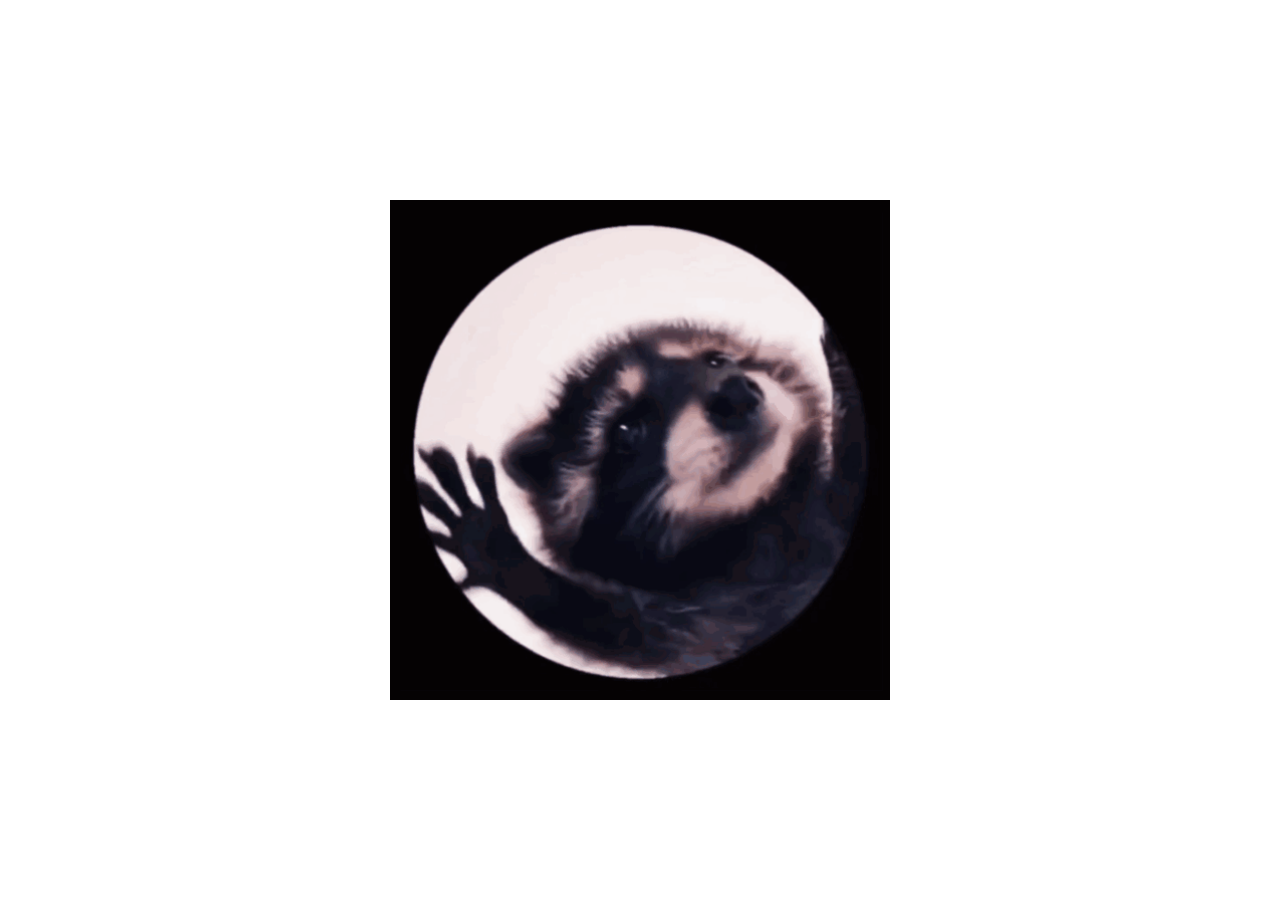
<file: secret.html>
<!DOCTYPE html>
<html lang="ko">
<head>
<meta charset="UTF-8">
<title>Secret</title>
<link rel="stylesheet" href="style.css">
</head>
<body>

<div class="gif-container">

<img src="images/petro!.gif" alt="404 GIF" style="max-width:500px; width:100%; height:auto;">
  
</div>

</body>
</html>
</file>
<file: style.css>
body {
    margin: 0;
    background: white;
    color: black;
    font-family: Arial, sans-serif;
}
.center-container {
    text-align: center;
}

h1 {
    font-size: 48px;
}

.subtitle-btn {
    display: block;
    width: 250px;
    margin: 20px auto;
    padding: 15px;
    font-size: 24px;
    text-decoration: none;
    color: black;
    border: 2px solid black;
    border-radius: 10px;
}

.subtitle-btn:hover {
    background: #f0f0f0;
}

.comic-link {
    color: blue;
    text-decoration: none;
    display: block;
    margin-top: 15px;
    font-size: 24px;
}

.notice {
    text-align: center;
    margin-bottom: 40px;
    font-size: 18px;
}

.comic-page img {
    display: block;
    width: 100%;
    max-width: 850px;
    height: auto;
    margin: 0 auto;
    padding: 0;
}

.secret-container {
    text-align: center;
    margin-top: 100px;
}

.secret-container input {
    padding: 10px;
    font-size: 18px;
}

.secret-container button {
    padding: 10px 20px;
    font-size: 18px;
}

.gif-container {
    display: flex;
    justify-content: center;
    align-items: center;
    min-height: 100vh;
}

.gif-container img {
    max-width: 498px;
    width: 100%;
    height: auto;
}

@media (max-width: 768px) {
    h1 {
        font-size: 40px;
    }

    .subtitle-btn {
        width: 80%;
    }
}

.center-container{
    min-height:100vh;
    display:flex;
    flex-direction:column;
    justify-content:center;
    align-items:center;
    transform:translateY(-45px);
}

h1{
    font-size:70px;
}

.subtitle-btn{
    width:320px;
    padding:20px;
    font-size:32px;
}

.notice{
    font-size:24px;
    margin-top:35px;
    margin-bottom:50px;
}
}

.comic-link{
    font-size:30px;
}

.page-center{
    text-align:center;
}

.secret-container{
    min-height:100vh;
    display:flex;
    flex-direction:column;
    justify-content:center;
    align-items:center;
    transform:translateY(-30px);
}

.secret-container p{
    font-size:28px;
    line-height:1.7;
}

.secret-container input{
    width:320px;
    font-size:24px;
    padding:15px;
}

.secret-container button{
    width:180px;
    font-size:24px;
    padding:15px;
}
</file>
